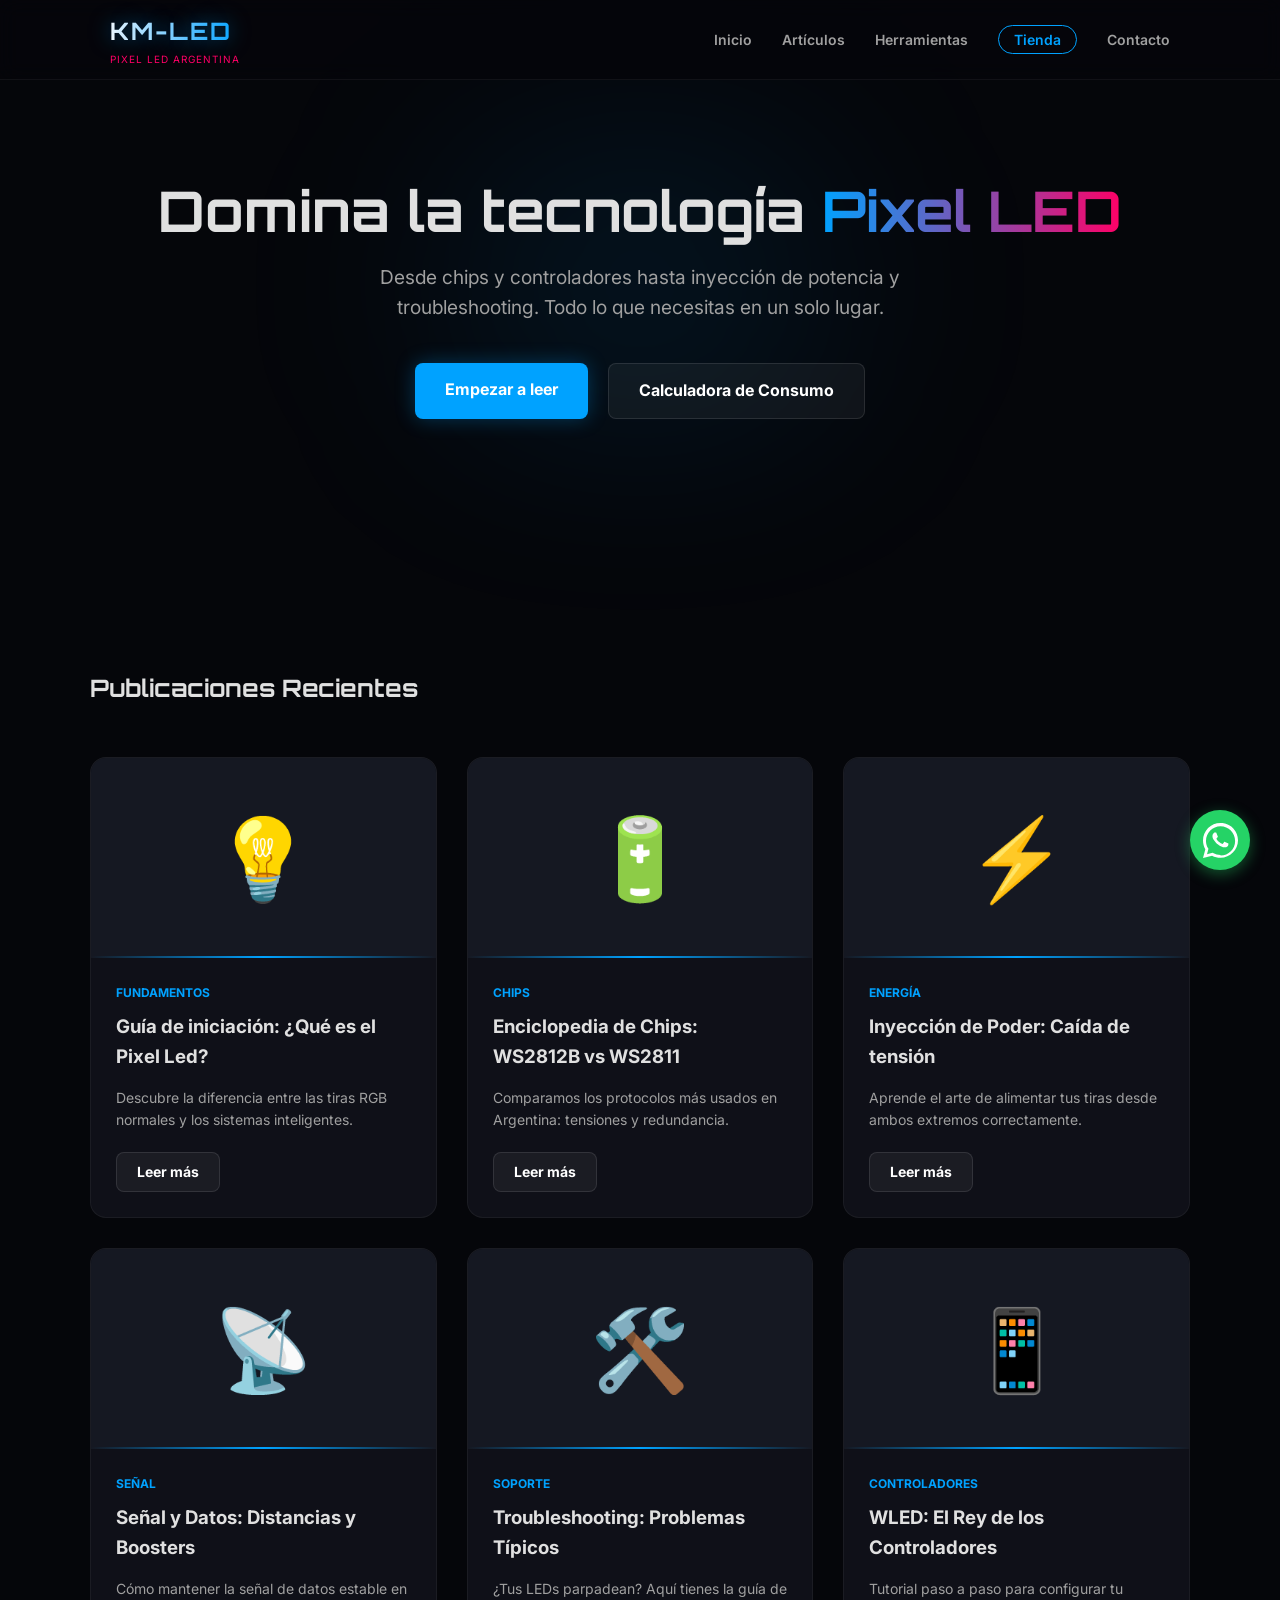
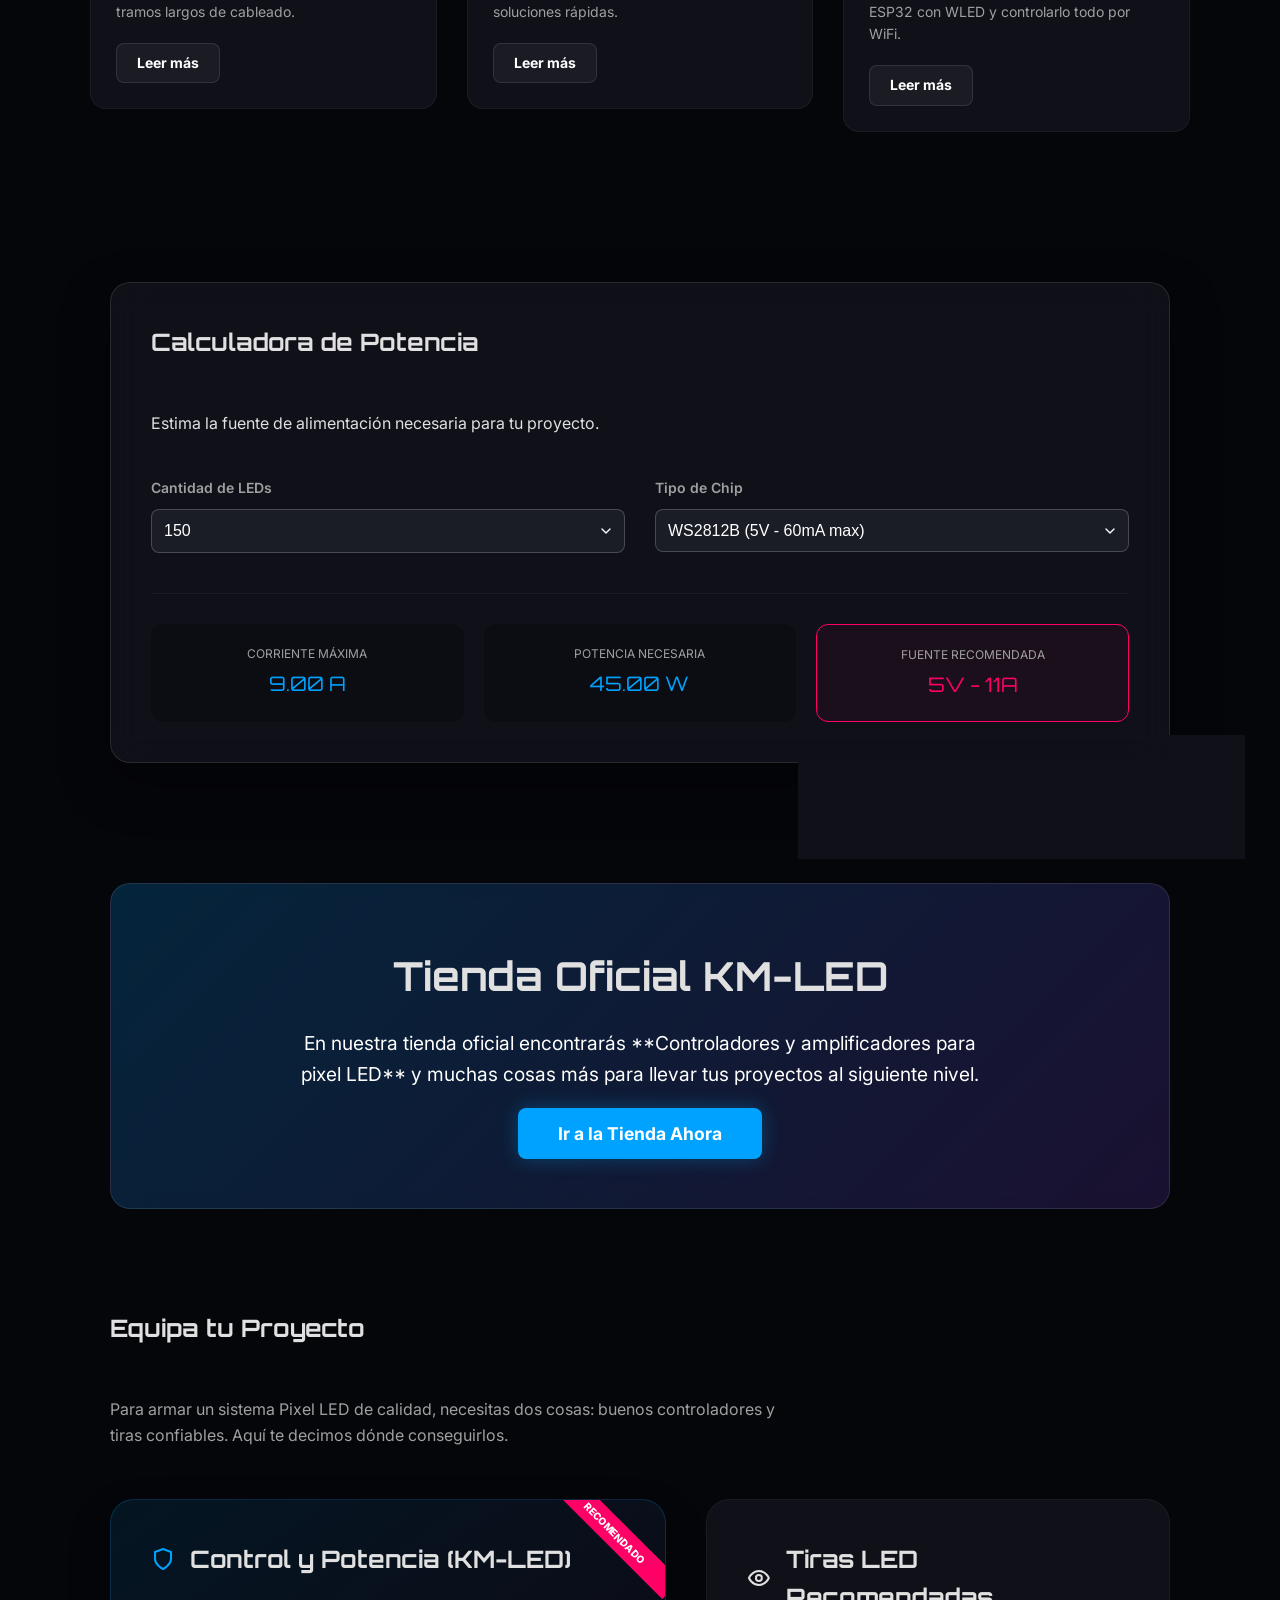
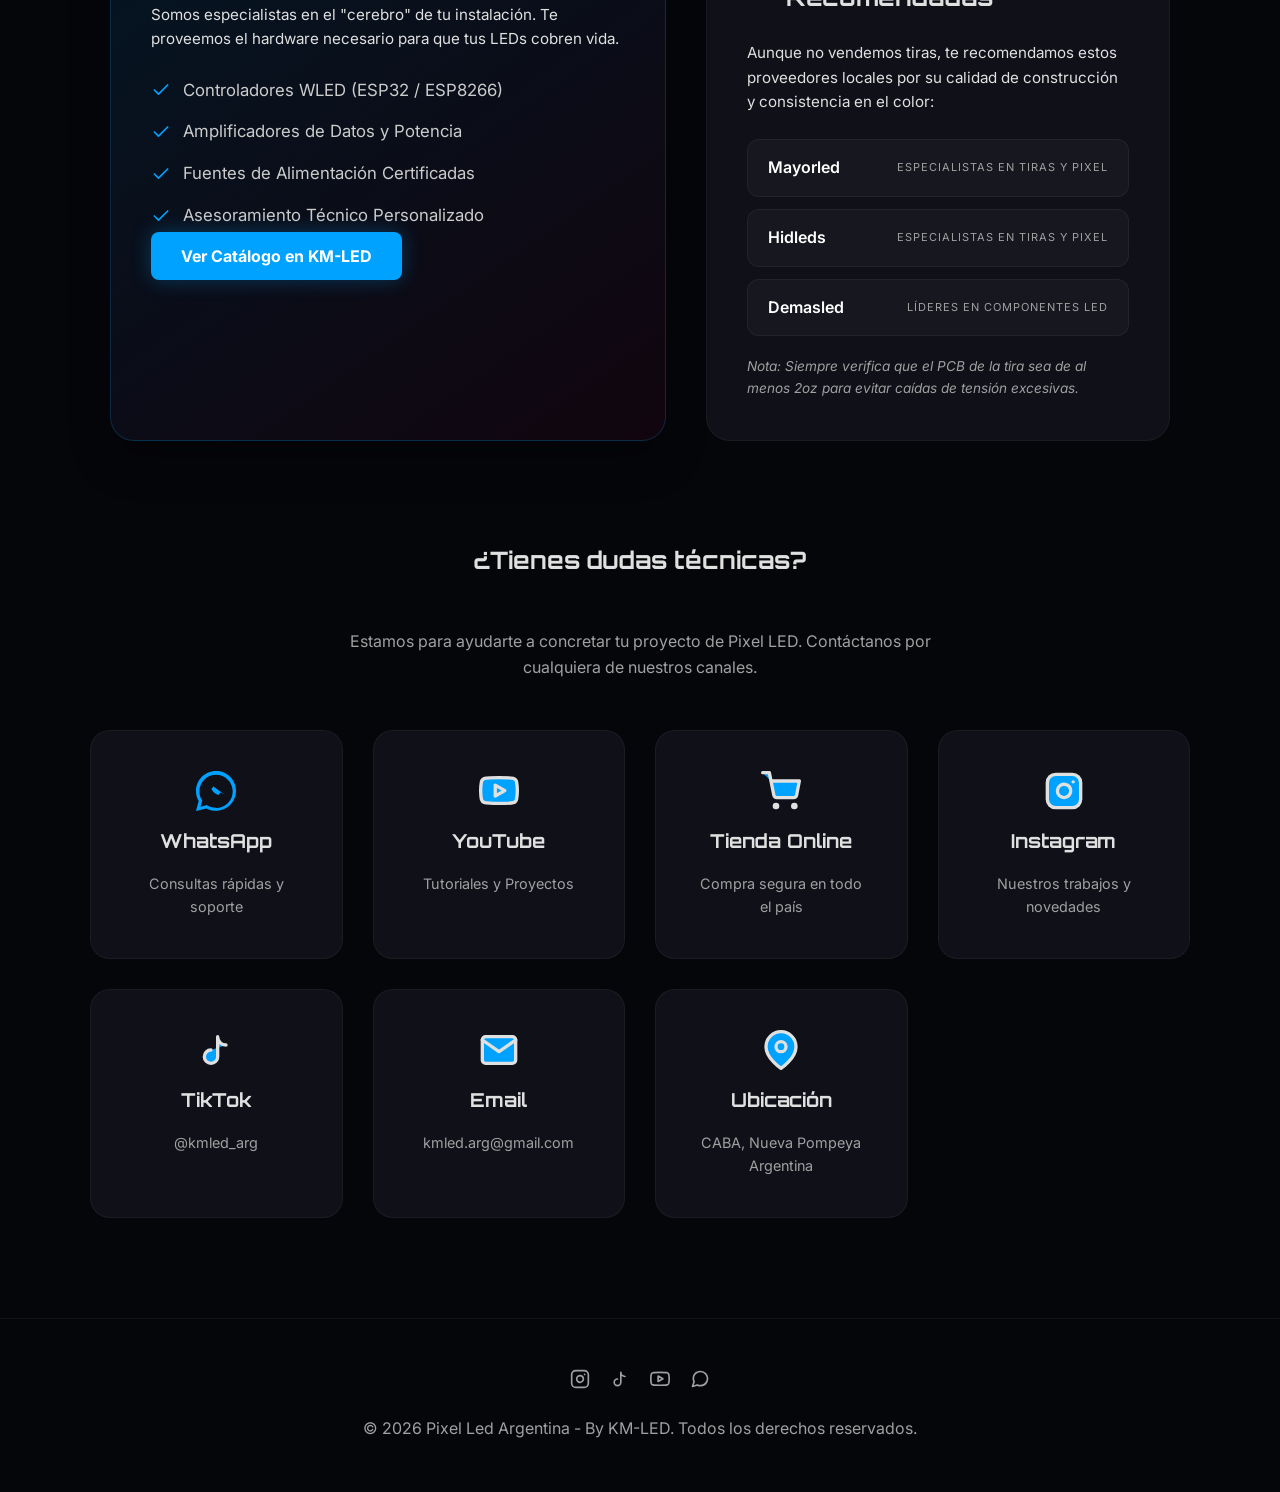
<file: index.html>
<!DOCTYPE html>
<html lang="es">
<head>
    <meta charset="UTF-8">
    <meta name="viewport" content="width=device-width, initial-scale=1.0">
    <title>Pixel Led Argentina | La guía definitiva de iluminación digital</title>
    <meta name="description" content="Aprende todo sobre Pixel Led: chips (WS2812B, WS2811), controladores, cálculo de consumo, tensiones y soluciones a problemas comunes.">
    <meta name="keywords" content="pixel led, WS2812B, WS2811, WLED, ESP32, tira led, controlador led, Argentina, LED RGB">
    <meta name="author" content="KM-LED">
    <meta name="robots" content="index, follow">
    <meta name="google-site-verification" content="t13uAz3qpP3z4USkyFnzoHba6i5cpY-dFgOFW67qBaM">

    <!-- Canonical URL -->
    <link rel="canonical" href="https://www.pixelled.com.ar/">

    <!-- Open Graph / WhatsApp / Facebook -->
    <meta property="og:type" content="website">
    <meta property="og:url" content="https://www.pixelled.com.ar/">
    <meta property="og:title" content="Pixel Led Argentina | La guía definitiva de iluminación digital">
    <meta property="og:description" content="Aprende todo sobre Pixel Led: chips (WS2812B, WS2811), controladores, cálculo de consumo, tensiones y soluciones a problemas comunes.">
    <meta property="og:image" content="https://www.pixelled.com.ar/assets/images/og-preview.png">
    <meta property="og:locale" content="es_AR">
    <meta property="og:site_name" content="Pixel Led Argentina">

    <!-- Twitter Card -->
    <meta name="twitter:card" content="summary_large_image">
    <meta name="twitter:title" content="Pixel Led Argentina | La guía definitiva de iluminación digital">
    <meta name="twitter:description" content="Aprende todo sobre Pixel Led: chips (WS2812B, WS2811), controladores, cálculo de consumo, tensiones y soluciones a problemas comunes.">
    <meta name="twitter:image" content="https://www.pixelled.com.ar/assets/images/og-preview.png">

    <!-- JSON-LD Structured Data -->
    <script type="application/ld+json">
    {
      "@context": "https://schema.org",
      "@type": "WebSite",
      "name": "Pixel Led Argentina",
      "url": "https://www.pixelled.com.ar/",
      "description": "Guía técnica de iluminación con Pixel LED: chips, controladores, WLED, cálculo de consumo y troubleshooting.",
      "publisher": {
        "@type": "Organization",
        "name": "KM-LED",
        "url": "https://www.tiendakmled.com.ar",
        "contactPoint": {
          "@type": "ContactPoint",
          "telephone": "+54-11-4928-7539",
          "contactType": "customer support",
          "areaServed": "AR",
          "availableLanguage": "Spanish"
        }
      },
      "inLanguage": "es-AR"
    }
    </script>

    <link rel="stylesheet" href="style.css">
    <link rel="preconnect" href="https://fonts.googleapis.com">
    <link rel="preconnect" href="https://fonts.gstatic.com" crossorigin>
    <link href="https://fonts.googleapis.com/css2?family=Inter:wght@300;400;600;800&family=Orbitron:wght@400;700&display=swap" rel="stylesheet">
    <link rel="icon" type="image/svg+xml" href="https://www.pixelled.com.ar/assets/images/favicon.svg">
</head>
<body>
    <header id="main-header">
        <nav class="container">
            <a href="index.html" class="logo">
                <span class="logo-text">KM-LED</span>
                <span class="sub-logo">Pixel Led Argentina</span>
            </a>
            <ul class="nav-links">
                <li><a href="#hero">Inicio</a></li>
                <li><a href="#articulos">Artículos</a></li>
                <li><a href="#calculadora">Herramientas</a></li>
                <li><a href="https://www.tiendakmled.com.ar" target="_blank" class="nav-store-link">Tienda</a></li>
                <li><a href="#contacto">Contacto</a></li>
            </ul>
        </nav>
    </header>

    <main>
        <section id="hero">
            <div class="hero-content container">
                <h1>Domina la tecnología <span class="gradient-text">Pixel LED</span></h1>
                <p>Desde chips y controladores hasta inyección de potencia y troubleshooting. Todo lo que necesitas en un solo lugar.</p>
                <div class="hero-actions">
                    <a href="#articulos" class="btn btn-primary">Empezar a leer</a>
                    <a href="#calculadora" class="btn btn-secondary">Calculadora de Consumo</a>
                </div>
            </div>
            <div class="hero-bg-glow"></div>
        </section>

        <section id="articulos" class="container">
            <h2 class="section-title">Publicaciones Recientes</h2>
            <div class="articles-grid" id="articles-container">
                <!-- Los artículos se cargarán aquí vía app.js -->
            </div>
        </section>

        <section id="calculadora" class="container">
            <div class="calculator-card">
                <h2 class="section-title">Calculadora de Potencia</h2>
                <p>Estima la fuente de alimentación necesaria para tu proyecto.</p>
                
                <div class="calc-grid">
                    <div class="input-group">
                        <label for="led-count">Cantidad de LEDs</label>
                        <input type="number" id="led-count" value="150" min="1">
                    </div>
                    <div class="input-group">
                        <label for="led-type">Tipo de Chip</label>
                        <select id="led-type">
                            <option value="0.06">WS2812B (5V - 60mA max)</option>
                            <option value="0.06">WS2811 (5V - 60mA max)</option>
                            <option value="0.045">WS2811 (12V - 45mA max)</option>
                            <option value="0.08">SK6812 RGBW (5V - 80mA max)</option>
                            <option value="0.015">WS2815 (12V - 15mA max)</option>
                        </select>
                    </div>
                </div>

                <div class="results-grid">
                    <div class="result-box">
                        <span class="label">Corriente Máxima</span>
                        <span class="value" id="res-amps">0.00 A</span>
                    </div>
                    <div class="result-box">
                        <span class="label">Potencia necesaria</span>
                        <span class="value" id="res-watts">0.00 W</span>
                    </div>
                    <div class="result-box highlighted">
                        <span class="label">Fuente Recomendada</span>
                        <span class="value" id="res-psu">5V - 10A</span>
                    </div>
                </div>
            </div>
        </section>
        <section id="tienda" class="container" style="margin-top: 120px; margin-bottom: 80px;">
            <div class="cta-banner" style="margin: 0; background: linear-gradient(135deg, rgba(0, 162, 255, 0.2) 0%, rgba(110, 64, 201, 0.2) 100%);">
                <h2 style="font-size: 2.5rem; margin-bottom: 20px;">Tienda Oficial KM-LED</h2>
                <p style="font-size: 1.2rem; color: #fff; max-width: 700px; margin: 0 auto 30px;">
                    En nuestra tienda oficial encontrarás **Controladores y amplificadores para pixel LED** y muchas cosas más para llevar tus proyectos al siguiente nivel.
                </p>
                <a href="https://www.tiendakmled.com.ar" target="_blank" class="btn btn-primary" style="font-size: 1.1rem; padding: 15px 40px;">Ir a la Tienda Ahora</a>
            </div>
        </section>
        <section id="equipamiento" class="container" style="margin-top: 100px;">
            <h2 class="section-title">Equipa tu Proyecto</h2>
            <p style="color: var(--text-muted); max-width: 700px; margin-bottom: 40px;">Para armar un sistema Pixel LED de calidad, necesitas dos cosas: buenos controladores y tiras confiables. Aquí te decimos dónde conseguirlos.</p>
            
            <div class="equipment-grid">
                <!-- Columna KM-LED -->
                <div class="equip-card featured">
                    <h3>
                        <svg viewBox="0 0 24 24" width="24" height="24" fill="none" stroke="currentColor" stroke-width="2" stroke-linecap="round" stroke-linejoin="round" style="color: var(--primary-color);"><path d="M12 22s8-4 8-10V5l-8-3-8 3v7c0 6 8 10 8 10z"></path></svg>
                        Control y Potencia (KM-LED)
                    </h3>
                    <p style="font-size: 0.95rem; margin-bottom: 25px;">Somos especialistas en el "cerebro" de tu instalación. Te proveemos el hardware necesario para que tus LEDs cobren vida.</p>
                    <ul class="equip-list">
                        <li>
                            <svg viewBox="0 0 24 24" fill="none" stroke="currentColor" stroke-width="2" stroke-linecap="round" stroke-linejoin="round"><polyline points="20 6 9 17 4 12"></polyline></svg>
                            Controladores WLED (ESP32 / ESP8266)
                        </li>
                        <li>
                            <svg viewBox="0 0 24 24" fill="none" stroke="currentColor" stroke-width="2" stroke-linecap="round" stroke-linejoin="round"><polyline points="20 6 9 17 4 12"></polyline></svg>
                            Amplificadores de Datos y Potencia
                        </li>
                        <li>
                            <svg viewBox="0 0 24 24" fill="none" stroke="currentColor" stroke-width="2" stroke-linecap="round" stroke-linejoin="round"><polyline points="20 6 9 17 4 12"></polyline></svg>
                            Fuentes de Alimentación Certificadas
                        </li>
                        <li>
                            <svg viewBox="0 0 24 24" fill="none" stroke="currentColor" stroke-width="2" stroke-linecap="round" stroke-linejoin="round"><polyline points="20 6 9 17 4 12"></polyline></svg>
                            Asesoramiento Técnico Personalizado
                        </li>
                    </ul>
                    <a href="https://www.tiendakmled.com.ar" target="_blank" class="btn btn-primary" style="width: 100%; margin-top: 30px; text-align: center;">Ver Catálogo en KM-LED</a>
                </div>

                <!-- Columna Tiras -->
                <div class="equip-card">
                    <h3>
                        <svg viewBox="0 0 24 24" width="24" height="24" fill="none" stroke="currentColor" stroke-width="2" stroke-linecap="round" stroke-linejoin="round"><path d="M2 12s3-7 10-7 10 7 10 7-3 7-10 7-10-7-10-7z"></path><circle cx="12" cy="12" r="3"></circle></svg>
                        Tiras LED Recomendadas
                    </h3>
                    <p style="font-size: 0.95rem; margin-bottom: 25px;">Aunque no vendemos tiras, te recomendamos estos proveedores locales por su calidad de construcción y consistencia en el color:</p>
                    
                    <div class="provider-list">
                        <div class="provider-item">
                            <span class="provider-name">Mayorled</span>
                            <span class="provider-tag">Especialistas en Tiras y Pixel</span>
                        </div>
                        <div class="provider-item">
                            <span class="provider-name">Hidleds</span>
                            <span class="provider-tag">Especialistas en Tiras y Pixel</span>
                        </div>
                        <div class="provider-item">
                            <span class="provider-name">Demasled</span>
                            <span class="provider-tag">Líderes en Componentes LED</span>
                        </div>
                    </div>
                    <p style="font-size: 0.85rem; color: var(--text-muted); margin-top: 20px; font-style: italic;">Nota: Siempre verifica que el PCB de la tira sea de al menos 2oz para evitar caídas de tensión excesivas.</p>
                </div>
            </div>
        </section>

        <section id="contacto" class="container">

            <h2 class="section-title">¿Tienes dudas técnicas?</h2>
            <p style="color: var(--text-muted); max-width: 600px; margin: 0 auto;">Estamos para ayudarte a concretar tu proyecto de Pixel LED. Contáctanos por cualquiera de nuestros canales.</p>
            
            <div class="contact-grid">
                <a href="https://wa.me/5491149287539" class="contact-item" target="_blank">
                    <svg viewBox="0 0 32 32"><path d="M16 0c-8.837 0-16 7.163-16 16 0 2.825.737 5.587 2.137 8L0 32l8.275-2.087c2.35 1.288 5.012 1.963 7.725 1.963 8.837 0 16-7.163 16-16s-7.163-16-16-16zM16 29.3c-2.387 0-4.725-.612-6.787-1.775l-.487-.275-5.05 1.275 1.3-4.9-.3-.487c-1.275-2.012-1.937-4.35-1.937-6.762 0-7.337 5.975-13.312 13.312-13.312s13.312 5.975 13.312 13.312c0 7.337-5.975 13.312-13.312 13.312zM22.562 18.5c-.362-.187-2.137-1.05-2.475-1.175s-.575-.187-.825.187c-.237.362-.937 1.175-1.15 1.412s-.412.275-.775.087c-.362-.187-1.525-.562-2.912-1.8c-1.075-.962-1.8-2.15-2.012-2.512s-.025-.562.162-.737c.162-.162.362-.425.55-.637s.25-.362.375-.6.125-.237.062-.437-.025-.612s-.825-2-1.137-2.737c-.3-.725-.612-.625-.825-.637s-.437-.012-.675-.012c-.237 0-.625.087-.95.437s-1.25 1.225-1.25 2.987 1.288 3.45 1.462 3.7c.187.237 2.537 3.875 6.137 5.437.862.375 1.525.6 2.05.775.862.275 1.637.237 2.25.15.687-.1 2.137-.875 2.437-1.725s.3-1.575.212-1.725c-.1-.137-.35-.225-.712-.412z"/></svg>
                    <h3>WhatsApp</h3>
                    <p>Consultas rápidas y soporte</p>
                </a>
                <a href="https://www.youtube.com/@KM-LED" class="contact-item" target="_blank">
                    <svg viewBox="0 0 24 24" fill="none" stroke="currentColor" stroke-width="2" stroke-linecap="round" stroke-linejoin="round"><path d="M22.54 6.42a2.78 2.78 0 0 0-1.94-2C18.88 4 12 4 12 4s-6.88 0-8.6.46a2.78 2.78 0 0 0-1.94 2A29 29 0 0 0 1 11.75a29 29 0 0 0 .46 5.33A2.78 2.78 0 0 0 3.4 19c1.72.46 8.6.46 8.6.46s6.88 0 8.6-.46a2.78 2.78 0 0 0 1.94-2 29 29 0 0 0 .46-5.25 29 29 0 0 0-.46-5.33z"></path><polygon points="9.75 15.02 15.5 11.75 9.75 8.48 9.75 15.02"></polygon></svg>
                    <h3>YouTube</h3>
                    <p>Tutoriales y Proyectos</p>
                </a>
                <a href="https://www.tiendakmled.com.ar" class="contact-item" target="_blank">
                    <svg viewBox="0 0 24 24" fill="none" stroke="currentColor" stroke-width="2" stroke-linecap="round" stroke-linejoin="round"><circle cx="9" cy="21" r="1"></circle><circle cx="20" cy="21" r="1"></circle><path d="M1 1h4l2.68 13.39a2 2 0 0 0 2 1.61h9.72a2 2 0 0 0 2-1.61L23 6H6"></path></svg>
                    <h3>Tienda Online</h3>
                    <p>Compra segura en todo el país</p>
                </a>
                <a href="https://www.instagram.com/km.led" class="contact-item" target="_blank">
                    <svg viewBox="0 0 24 24" fill="none" stroke="currentColor" stroke-width="2" stroke-linecap="round" stroke-linejoin="round"><rect x="2" y="2" width="20" height="20" rx="5" ry="5"></rect><path d="M16 11.37A4 4 0 1 1 12.63 8 4 4 0 0 1 16 11.37z"></path><line x1="17.5" y1="6.5" x2="17.51" y2="6.5"></line></svg>
                    <h3>Instagram</h3>
                    <p>Nuestros trabajos y novedades</p>
                </a>
                <a href="https://www.tiktok.com/@kmled_arg" class="contact-item" target="_blank">
                    <svg viewBox="0 0 24 24" fill="none" stroke="currentColor" stroke-width="2" stroke-linecap="round" stroke-linejoin="round"><path d="M9 12a4 4 0 1 0 4 4V4a5 5 0 0 0 5 5"></path></svg>
                    <h3>TikTok</h3>
                    <p>@kmled_arg</p>
                </a>
                <a href="mailto:kmled.arg@gmail.com" class="contact-item">
                    <svg viewBox="0 0 24 24" fill="none" stroke="currentColor" stroke-width="2" stroke-linecap="round" stroke-linejoin="round"><path d="M4 4h16c1.1 0 2 .9 2 2v12c0 1.1-.9 2-2 2H4c-1.1 0-2-.9-2-2V6c0-1.1.9-2 2-2z"></path><polyline points="22,6 12,13 2,6"></polyline></svg>
                    <h3>Email</h3>
                    <p>kmled.arg@gmail.com</p>
                </a>
                <a href="https://www.google.com/maps/search/?api=1&query=Nueva+Pompeya+CABA+Argentina" class="contact-item" target="_blank">
                    <svg viewBox="0 0 24 24" fill="none" stroke="currentColor" stroke-width="2" stroke-linecap="round" stroke-linejoin="round"><path d="M21 10c0 7-9 13-9 13s-9-6-9-13a9 9 0 0 1 18 0z"></path><circle cx="12" cy="10" r="3"></circle></svg>
                    <h3>Ubicación</h3>
                    <p>CABA, Nueva Pompeya <br>Argentina</p>
                </a>

            </div>
        </section>
    </main>

    <footer>
        <div class="container">
            <div style="margin-bottom: 20px; display: flex; justify-content: center; gap: 20px;">
                <a href="https://www.instagram.com/km.led" target="_blank" style="color: var(--text-muted); transition: 0.3s;"><svg viewBox="0 0 24 24" width="20" height="20" fill="none" stroke="currentColor" stroke-width="2" stroke-linecap="round" stroke-linejoin="round"><rect x="2" y="2" width="20" height="20" rx="5" ry="5"></rect><path d="M16 11.37A4 4 0 1 1 12.63 8 4 4 0 0 1 16 11.37z"></path><line x1="17.5" y1="6.5" x2="17.51" y2="6.5"></line></svg></a>
                <a href="https://www.tiktok.com/@kmled_arg" target="_blank" style="color: var(--text-muted); transition: 0.3s;"><svg viewBox="0 0 24 24" width="20" height="20" fill="none" stroke="currentColor" stroke-width="2" stroke-linecap="round" stroke-linejoin="round"><path d="M9 12a4 4 0 1 0 4 4V4a5 5 0 0 0 5 5"></path></svg></a>
                <a href="https://www.youtube.com/@KM-LED" target="_blank" style="color: var(--text-muted); transition: 0.3s;"><svg viewBox="0 0 24 24" width="20" height="20" fill="none" stroke="currentColor" stroke-width="2" stroke-linecap="round" stroke-linejoin="round"><path d="M22.54 6.42a2.78 2.78 0 0 0-1.94-2C18.88 4 12 4 12 4s-6.88 0-8.6.46a2.78 2.78 0 0 0-1.94 2A29 29 0 0 0 1 11.75a29 29 0 0 0 .46 5.33A2.78 2.78 0 0 0 3.4 19c1.72.46 8.6.46 8.6.46s6.88 0 8.6-.46a2.78 2.78 0 0 0 1.94-2 29 29 0 0 0 .46-5.25 29 29 0 0 0-.46-5.33z"></path><polygon points="9.75 15.02 15.5 11.75 9.75 8.48 9.75 15.02"></polygon></svg></a>
                <a href="https://wa.me/5491149287539" target="_blank" style="color: var(--text-muted); transition: 0.3s;"><svg viewBox="0 0 24 24" width="20" height="20" fill="none" stroke="currentColor" stroke-width="2" stroke-linecap="round" stroke-linejoin="round"><path d="M21 11.5a8.38 8.38 0 0 1-.9 3.8 8.5 8.5 0 0 1-7.6 4.7 8.38 8.38 0 0 1-3.8-.9L3 21l1.9-5.7a8.38 8.38 0 0 1-.9-3.8 8.5 8.5 0 0 1 4.7-7.6 8.38 8.38 0 0 1 3.8-.9h.5a8.48 8.48 0 0 1 8 8v.5z"></path></svg></a>
            </div>
            <p>&copy; 2026 Pixel Led Argentina - By KM-LED. Todos los derechos reservados.</p>
        </div>
    </footer>

    <a href="https://wa.me/5491149287539" class="whatsapp-float" target="_blank">
        <svg viewBox="0 0 32 32">
            <path d="M16 0c-8.837 0-16 7.163-16 16 0 2.825.737 5.587 2.137 8L0 32l8.275-2.087c2.35 1.288 5.012 1.963 7.725 1.963 8.837 0 16-7.163 16-16s-7.163-16-16-16zM16 29.3c-2.387 0-4.725-.612-6.787-1.775l-.487-.275-5.05 1.275 1.3-4.9-.3-.487c-1.275-2.012-1.937-4.35-1.937-6.762 0-7.337 5.975-13.312 13.312-13.312s13.312 5.975 13.312 13.312c0 7.337-5.975 13.312-13.312 13.312zM22.562 18.5c-.362-.187-2.137-1.05-2.475-1.175s-.575-.187-.825.187c-.237.362-.937 1.175-1.15 1.412s-.412.275-.775.087c-.362-.187-1.525-.562-2.912-1.8c-1.075-.962-1.8-2.15-2.012-2.512s-.025-.562.162-.737c.162-.162.362-.425.55-.637s.25-.362.375-.6c.125-.237.062-.437-.025-.612s-.825-2-1.137-2.737c-.3-.725-.612-.625-.825-.637s-.437-.012-.675-.012c-.237 0-.625.087-.95.437s-1.25 1.225-1.25 2.987 1.288 3.45 1.462 3.7c.187.237 2.537 3.875 6.137 5.437.862.375 1.525.6 2.05.775.862.275 1.637.237 2.25.15.687-.1 2.137-.875 2.437-1.725s.3-1.575.212-1.725c-.1-.137-.35-.225-.712-.412z"/>
        </svg>
    </a>

    <script src="app.js"></script>
</body>
</html>
</file>
<file: style.css>
:root {
    --bg-color: #05060a;
    --surface-color: rgba(20, 22, 30, 0.7);
    --primary-color: #00a2ff;
    --accent-color: #ff0066;
    --text-color: #e0e0e0;
    --text-muted: #a0a0a0;
    --header-height: 80px;
    --container-width: 1100px;
}

* {
    margin: 0;
    padding: 0;
    box-sizing: border-box;
}

html {
    scroll-behavior: smooth;
}

body {
    font-family: 'Inter', sans-serif;
    background-color: var(--bg-color);
    color: var(--text-color);
    line-height: 1.6;
    overflow-x: hidden;
}

.container {
    max-width: var(--container-width);
    margin: 0 auto;
    padding: 0 20px;
}

/* Header & Nav */
#main-header {
    height: var(--header-height);
    background: rgba(5, 6, 10, 0.8);
    backdrop-filter: blur(10px);
    position: fixed;
    top: 0;
    width: 100%;
    z-index: 1000;
    border-bottom: 1px solid rgba(255, 255, 255, 0.05);
}

nav {
    height: 100%;
    display: flex;
    justify-content: space-between;
    align-items: center;
}

.logo {
    display: flex;
    flex-direction: column;
    text-decoration: none;
    cursor: pointer;
    z-index: 1001; /* Ensure it's above other elements */
    transition: opacity 0.3s ease;
}

.logo:hover {
    opacity: 0.8;
}

.logo:hover .logo-text {
    text-shadow: 0 0 15px var(--primary-color);
}

.logo-text {
    font-family: 'Orbitron', sans-serif;
    font-size: 24px;
    font-weight: 700;
    letter-spacing: 2px;
    background: linear-gradient(90deg, #fff, var(--primary-color));
    -webkit-background-clip: text;
    -webkit-text-fill-color: transparent;
    text-shadow: 0 0 20px rgba(0, 162, 255, 0.5);
}

.sub-logo {
    font-size: 10px;
    text-transform: uppercase;
    letter-spacing: 1px;
    color: var(--accent-color);
}

.nav-links {
    display: flex;
    list-style: none;
    gap: 30px;
}

.nav-links a {
    text-decoration: none;
    color: var(--text-muted);
    font-size: 14px;
    font-weight: 600;
    transition: 0.3s;
}

.nav-links a:hover {
    color: var(--primary-color);
}

/* Article Pages Specific */
.article-page article h1 {
    font-family: 'Orbitron', sans-serif;
    font-size: clamp(1.8rem, 5vw, 2.5rem);
    margin-bottom: 25px;
    line-height: 1.2;
    color: #fff;
}

.article-page article h2 {
    font-size: 1.8rem;
    margin: 40px 0 20px;
}

/* Hero Section */
#hero {
    padding-top: calc(var(--header-height) + 100px);
    padding-bottom: 150px;
    position: relative;
    text-align: center;
}

.article-page article {
    padding-top: 150px;
    padding-bottom: 100px;
}

.article-body {
    font-size: 1.1rem;
    color: #ccc;
    line-height: 1.8;
}

.hero-content h1 {
    font-family: 'Orbitron', sans-serif;
    font-size: clamp(2rem, 6vw, 3.5rem);
    margin-bottom: 20px;
    line-height: 1.1;
}

.gradient-text {
    background: linear-gradient(to right, var(--primary-color), var(--accent-color));
    -webkit-background-clip: text;
    -webkit-text-fill-color: transparent;
}

.hero-content p {
    font-size: 1.2rem;
    color: var(--text-muted);
    max-width: 600px;
    margin: 0 auto 40px;
}

.hero-actions {
    display: flex;
    justify-content: center;
    gap: 20px;
}

.btn {
    padding: 14px 30px;
    border-radius: 8px;
    font-weight: 700;
    text-decoration: none;
    transition: 0.3s;
    cursor: pointer;
    border: none;
    font-size: 16px;
}

.btn-primary {
    background-color: var(--primary-color);
    color: #fff;
    box-shadow: 0 0 20px rgba(0, 162, 255, 0.3);
}

.btn-primary:hover {
    transform: translateY(-3px);
    box-shadow: 0 0 30px rgba(0, 162, 255, 0.5);
}

.btn-secondary {
    background: rgba(255, 255, 255, 0.05);
    color: #fff;
    border: 1px solid rgba(255, 255, 255, 0.1);
}

.btn-secondary:hover {
    background: rgba(255, 255, 255, 0.1);
}

.hero-bg-glow {
    position: absolute;
    top: 50%;
    left: 50%;
    transform: translate(-50%, -50%);
    width: 800px;
    height: 400px;
    background: radial-gradient(circle, rgba(0, 162, 255, 0.1) 0%, transparent 70%);
    filter: blur(80px);
    z-index: -1;
    pointer-events: none;
}

/* Articles Section */
#articulos {
    padding: 100px 0;
}

.section-title {
    font-family: 'Orbitron', sans-serif;
    margin-bottom: 50px;
}

.articles-grid {
    display: grid;
    grid-template-columns: repeat(auto-fill, minmax(320px, 1fr));
    gap: 30px;
}

.article-card-link {
    text-decoration: none;
    color: inherit;
    display: block;
}

.article-card {
    background: var(--surface-color);
    border: 1px solid rgba(255, 255, 255, 0.05);
    border-radius: 16px;
    overflow: hidden;
    transition: 0.4s;
    cursor: pointer;
}

.article-card:hover {
    transform: translateY(-10px);
    border-color: rgba(0, 162, 255, 0.3);
    box-shadow: 0 10px 40px rgba(0, 0, 0, 0.5);
}

.article-img {
    height: 200px;
    background: #151822;
    display: flex;
    align-items: center;
    justify-content: center;
    position: relative;
}

.article-img::after {
    content: '';
    position: absolute;
    bottom: 0;
    width: 100%;
    height: 2px;
    background: linear-gradient(90deg, transparent, var(--primary-color), transparent);
}

.article-content {
    padding: 25px;
}

.article-tag {
    font-size: 12px;
    color: var(--primary-color);
    font-weight: 700;
    text-transform: uppercase;
    margin-bottom: 10px;
    display: block;
}

.article-content h3 {
    margin-bottom: 15px;
}

.article-content p {
    color: var(--text-muted);
    font-size: 14px;
    margin-bottom: 20px;
}

/* Calculator Styles */
.calculator-card {
    background: var(--surface-color);
    border: 1px solid rgba(255, 255, 255, 0.1);
    border-radius: 20px;
    padding: 40px;
    margin-top: 50px;
    backdrop-filter: blur(15px);
    box-shadow: 0 20px 50px rgba(0, 0, 0, 0.4);
}

.calc-grid {
    display: grid;
    grid-template-columns: repeat(auto-fit, minmax(200px, 1fr));
    gap: 30px;
    margin: 40px 0;
}

.input-group {
    display: flex;
    flex-direction: column;
    gap: 10px;
}

.input-group label {
    font-size: 14px;
    color: var(--text-muted);
    font-weight: 600;
}

.input-group input, .input-group select {
    background: #1a1d26;
    border: 1px solid rgba(255, 255, 255, 0.2);
    padding: 12px;
    border-radius: 8px;
    color: #fff;
    font-size: 16px;
    outline: none;
    transition: 0.3s;
    appearance: none; /* Eliminar estilo nativo para mayor control */
    background-image: url("data:image/svg+xml,%3Csvg xmlns='http://www.w3.org/2000/svg' width='24' height='24' viewBox='0 0 24 24' fill='none' stroke='white' stroke-width='2' stroke-linecap='round' stroke-linejoin='round'%3E%3Cpolyline points='6 9 12 15 18 9'%3E%3C/polyline%3E%3C/svg%3E");
    background-repeat: no-repeat;
    background-position: right 10px center;
    background-size: 16px;
}

.input-group select option {
    background-color: #1a1d26;
    color: #fff;
}

.input-group input:focus, .input-group select:focus {
    border-color: var(--primary-color);
    box-shadow: 0 0 10px rgba(0, 162, 255, 0.2);
}

.results-grid {
    display: grid;
    grid-template-columns: repeat(auto-fit, minmax(150px, 1fr));
    gap: 20px;
    padding-top: 30px;
    border-top: 1px solid rgba(255, 255, 255, 0.05);
}

.result-box {
    padding: 20px;
    background: rgba(0, 0, 0, 0.2);
    border-radius: 12px;
    text-align: center;
}

.result-box .label {
    display: block;
    font-size: 12px;
    text-transform: uppercase;
    color: var(--text-muted);
    margin-bottom: 5px;
}

.result-box .value {
    font-family: 'Orbitron', sans-serif;
    font-size: 20px;
    color: var(--primary-color);
}

.result-box.highlighted {
    border: 1px solid var(--accent-color);
    background: rgba(255, 0, 102, 0.05);
}

.result-box.highlighted .value {
    color: var(--accent-color);
}

/* Footer & Other */
footer {
    padding: 50px 0;
    border-top: 1px solid rgba(255, 255, 255, 0.05);
    text-align: center;
    color: var(--text-muted);
}

@media (max-width: 768px) {
    .nav-links { display: none; }
    .hero-content h1 { font-size: 2.5rem; }
}

/* WhatsApp Floating Button */
.whatsapp-float {
    position: fixed;
    bottom: 30px;
    right: 30px;
    width: 60px;
    height: 60px;
    background-color: #25d366;
    color: #FFF;
    border-radius: 50px;
    text-align: center;
    font-size: 30px;
    box-shadow: 0 4px 15px rgba(37, 211, 102, 0.4);
    z-index: 10000;
    display: flex;
    align-items: center;
    justify-content: center;
    transition: all 0.3s ease;
    text-decoration: none;
}

.whatsapp-float:hover {
    transform: scale(1.1);
    box-shadow: 0 6px 20px rgba(37, 211, 102, 0.6);
    color: #FFF;
}
/* CTA Banner */
.cta-banner {
    background: linear-gradient(135deg, rgba(0, 162, 255, 0.1) 0%, rgba(255, 0, 102, 0.1) 100%);
    border: 1px solid rgba(255, 255, 255, 0.1);
    border-radius: 20px;
    padding: 60px 40px;
    margin: 100px 0;
    text-align: center;
    backdrop-filter: blur(10px);
}

.cta-banner h2 {
    font-family: 'Orbitron', sans-serif;
    font-size: 2rem;
    margin-bottom: 15px;
}

.cta-banner p {
    color: var(--text-muted);
    margin-bottom: 30px;
}

.nav-store-link {
    color: var(--primary-color) !important;
    border: 1px solid var(--primary-color);
    padding: 5px 15px;
    border-radius: 20px;
}

.nav-store-link:hover {
    background: var(--primary-color);
    color: #fff !important;
}

.whatsapp-float svg {
    width: 35px;
    height: 35px;
    fill: white;
}

/* Lightbox for images */
.lightbox {
    display: none;
    position: fixed;
    z-index: 10001;
    padding-top: 50px;
    left: 0;
    top: 0;
    width: 100%;
    height: 100%;
    background-color: rgba(0, 0, 0, 0.9);
    cursor: zoom-out;
    animation: fadeIn 0.3s ease;
}

@keyframes fadeIn {
    from { opacity: 0; }
    to { opacity: 1; }
}

.lightbox img {
    margin: auto;
    display: block;
    max-width: 90%;
    max-height: 85%;
    border-radius: 10px;
    box-shadow: 0 0 50px rgba(0, 162, 255, 0.3);
    transition: transform 0.3s ease;
}

.lightbox:hover img {
    transform: scale(1.02);
}

.article-body img {
    cursor: zoom-in;
    transition: transform 0.3s ease, box-shadow 0.3s ease;
}

.article-body img:hover {
    transform: scale(1.02);
    box-shadow: 0 0 20px rgba(0, 162, 255, 0.2);
}

/* Contact Section */
#contacto {
    padding: 100px 0;
    text-align: center;
}

.contact-grid {
    display: grid;
    grid-template-columns: repeat(auto-fit, minmax(250px, 1fr));
    gap: 30px;
    margin-top: 50px;
}

.contact-item {
    background: var(--surface-color);
    padding: 40px;
    border-radius: 20px;
    border: 1px solid rgba(255, 255, 255, 0.05);
    transition: 0.3s;
    text-decoration: none;
    color: inherit;
    display: flex;
    flex-direction: column;
    align-items: center;
    gap: 15px;
}

.contact-item:hover {
    transform: translateY(-10px);
    border-color: var(--primary-color);
    box-shadow: 0 10px 30px rgba(0, 162, 255, 0.1);
}

.contact-item svg {
    width: 40px;
    height: 40px;
    fill: var(--primary-color);
}

.contact-item h3 {
    font-family: 'Orbitron', sans-serif;
    font-size: 1.2rem;
}

.contact-item p {
    color: var(--text-muted);
    font-size: 0.9rem;
}
/* Equipment Section */
.equipment-grid {
    display: grid;
    grid-template-columns: 1.2fr 1fr;
    gap: 40px;
    margin-top: 50px;
}

.equip-card {
    background: var(--surface-color);
    border: 1px solid rgba(255, 255, 255, 0.05);
    border-radius: 24px;
    padding: 40px;
    position: relative;
    overflow: hidden;
    transition: 0.4s cubic-bezier(0.175, 0.885, 0.32, 1.275);
}

.equip-card:hover {
    transform: translateY(-5px);
    border-color: rgba(255, 255, 255, 0.1);
}

.equip-card.featured {
    background: linear-gradient(145deg, rgba(0, 162, 255, 0.1), rgba(255, 0, 102, 0.05));
    border: 1px solid rgba(0, 162, 255, 0.2);
    box-shadow: 0 20px 40px rgba(0, 0, 0, 0.3);
}

.equip-card.featured::before {
    content: 'RECOMENDADO';
    position: absolute;
    top: 20px;
    right: -30px;
    background: var(--accent-color);
    color: #fff;
    font-size: 10px;
    font-weight: 800;
    padding: 5px 40px;
    transform: rotate(45deg);
}

.equip-card h3 {
    font-family: 'Orbitron', sans-serif;
    font-size: 1.5rem;
    margin-bottom: 25px;
    display: flex;
    align-items: center;
    gap: 15px;
}

.equip-list {
    list-style: none;
}

.equip-list li {
    margin-bottom: 15px;
    display: flex;
    align-items: center;
    gap: 12px;
    font-size: 1.05rem;
    color: #ccc;
}

.equip-list li svg {
    width: 20px;
    height: 20px;
    color: var(--primary-color);
}

.provider-list {
    margin-top: 20px;
}

.provider-item {
    background: rgba(255, 255, 255, 0.03);
    padding: 15px 20px;
    border-radius: 12px;
    margin-bottom: 12px;
    border: 1px solid rgba(255, 255, 255, 0.05);
    display: flex;
    justify-content: space-between;
    align-items: center;
    transition: 0.3s;
}

.provider-item:hover {
    background: rgba(255, 255, 255, 0.07);
    border-color: rgba(255, 255, 255, 0.2);
}

.provider-name {
    font-weight: 600;
    color: #fff;
}

.provider-tag {
    font-size: 11px;
    text-transform: uppercase;
    color: var(--text-muted);
    letter-spacing: 1px;
}

@media (max-width: 992px) {
    .equipment-grid {
        grid-template-columns: 1fr;
    }
}
</file>
